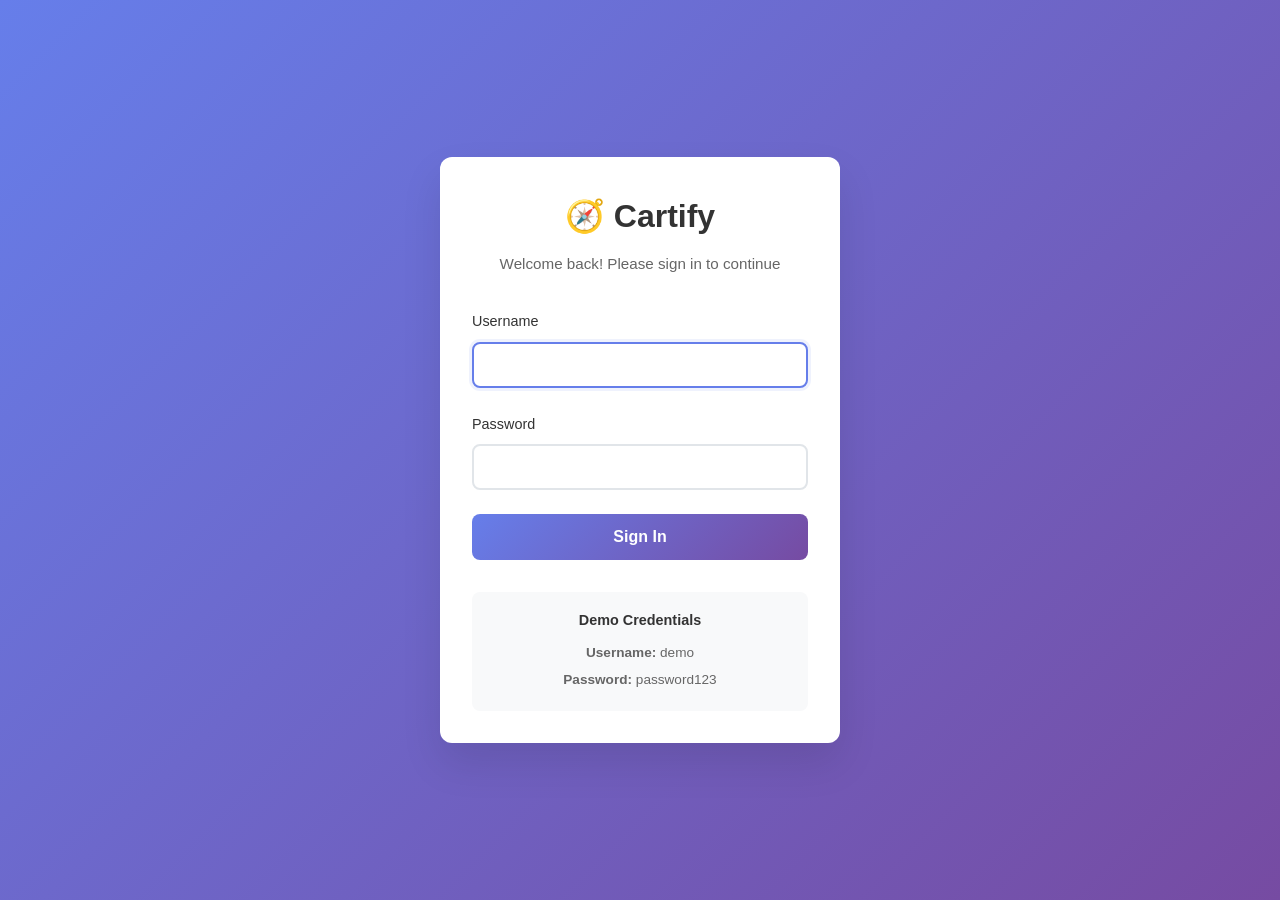
<file: static/index.html>
<!doctype html>
<html lang="en">
<head>
  <meta charset="utf-8"/>
  <title>Cartify</title>
  <meta name="viewport" content="width=device-width, initial-scale=1"/>
  <link rel="stylesheet" href="./style.css"/>
</head>
<body>
  <header class="navbar">
    <div class="brand">🧭 Cartify</div>
    <div class="search-container">
      <form id="searchForm" class="searchbar">
        <input id="q" type="text" placeholder="Search by title, brand, tag… (e.g., hiking, tent, titanium)" aria-label="Search products" />
        <button type="submit" aria-label="Search">Search</button>
      </form>
    </div>
    <div class="user-menu">
      <a href="./wishlist.html" class="wishlist-link" title="View Wishlist">💖 Wishlist <span id="wishlistCount" class="wishlist-count">0</span></a>
      <span id="userInfo" class="user-info"></span>
      <button id="logoutBtn" class="logout-btn" title="Logout">Logout</button>
    </div>
  </header>

  <main class="layout">
    <aside class="sidebar">
      <h3>Filters</h3>
      <div class="filter">
        <label for="categoryFilter">Category</label>
        <select id="categoryFilter" aria-label="Filter by category">
          <option value="">All</option>
          <option>Hiking</option>
          <option>Camping</option>
          <option>Electronics</option>
          <option>Lighting</option>
          <option>Power</option>
          <option>Apparel</option>
          <option>Climbing</option>
          <option>Navigation</option>
          <option>Hydration</option>
          <option>Cooking</option>
          <option>Footwear</option>
        </select>
      </div>

      <div class="filter">
        <label for="brandFilter">Brand</label>
        <select id="brandFilter" aria-label="Filter by brand">
          <option value="">All Brands</option>
          <!-- Brands will be populated dynamically -->
        </select>
      </div>

      <div class="filter">
        <label for="priceRange">Price Range</label>
        <div class="price-filter">
          <input type="range" id="priceMin" min="0" max="200" value="0" aria-label="Minimum price">
          <input type="range" id="priceMax" min="0" max="200" value="200" aria-label="Maximum price">
          <div class="price-display">
            $<span id="priceMinValue">0</span> - $<span id="priceMaxValue">200</span>
          </div>
        </div>
      </div>

      <div class="filter">
        <label for="ratingFilter">Minimum Rating</label>
        <select id="ratingFilter" aria-label="Filter by minimum rating">
          <option value="0">Any Rating</option>
          <option value="4.5">4.5+ Stars ⭐⭐⭐⭐⭐</option>
          <option value="4.0">4.0+ Stars ⭐⭐⭐⭐</option>
          <option value="3.5">3.5+ Stars ⭐⭐⭐</option>
          <option value="3.0">3.0+ Stars ⭐⭐</option>
        </select>
      </div>

      <div class="filter">
        <label for="sortBy">Sort by</label>
        <select id="sortBy" aria-label="Sort results">
          <option value="relevance">Relevance</option>
          <option value="price_asc">Price ↑</option>
          <option value="price_desc">Price ↓</option>
          <option value="rating_desc">Rating ↓</option>
          <option value="reviews_desc">Reviews ↓</option>
        </select>
      </div>

      <div class="hint">
        <p><strong>Tip:</strong> click <em>Similar</em> on a product to see graph-based neighbors (SIMILAR_TO + ALSO_BOUGHT).</p>
      </div>

      <h3 class="mt">Context (Candidates)</h3>
      <ul id="contextList" class="context-list"></ul>
    </aside>

    <section class="content">
      <!-- Search Results Section -->
      <div id="summary" class="summary" style="display: none;"></div>
      <div id="results" class="grid"></div>
    </section>
  </main>

  <template id="cardTpl">
    <div class="card">
      <div class="card-header">
        <div class="card-title"></div>
        <div class="card-actions-header">
          <button class="btn-wishlist" title="Add to wishlist">❤️</button>
          <div class="pill sku"></div>
        </div>
      </div>
      <div class="meta"></div>
      <p class="desc"></p>
      <div class="badges"></div>
      <div class="actions">
        <button class="btn-similar">Similar</button>
        <button class="btn-details">Details</button>
        <button class="btn-quick-view">Quick View</button>
      </div>
    </div>
  </template>

  <div id="modal" class="modal" style="display: none;">
    <div class="dialog">
      <button id="modalClose" class="close">✕</button>
      <div id="modalBody"></div>
    </div>
  </div>

  <script src="./app.js"></script>
</body>
</html>
</file>
<file: static/style.css>
/* Modern E-commerce UI Styles - Blue & White Theme */
:root {
  --primary-bg: #ffffff;
  --secondary-bg: linear-gradient(135deg, #3b82f6 0%, #1e40af 100%);
  --card-bg: rgba(255, 255, 255, 0.95);
  --glass-bg: rgba(255, 255, 255, 0.1);
  --glass-border: rgba(255, 255, 255, 0.2);
  --accent-bg: #3b82f6;
  --accent-secondary: #60a5fa;
  --accent-tertiary: #93c5fd;
  --accent-quaternary: #dbeafe;
  --text-primary: #0f172a;
  --text-secondary: #334155;
  --text-muted: #64748b;
  --text-light: #94a3b8;
  --border-color: rgba(59, 130, 246, 0.1);
  --border-light: rgba(59, 130, 246, 0.05);
  --success: #10b981;
  --warning: #f59e0b;
  --error: #ef4444;
  --shadow: 0 4px 6px -1px rgba(0, 0, 0, 0.1), 0 2px 4px -1px rgba(0, 0, 0, 0.06);
  --shadow-lg: 0 10px 15px -3px rgba(0, 0, 0, 0.1), 0 4px 6px -2px rgba(0, 0, 0, 0.05);
  --shadow-xl: 0 20px 25px -5px rgba(0, 0, 0, 0.1), 0 10px 10px -5px rgba(0, 0, 0, 0.04);
  --shadow-glass: 0 8px 32px 0 rgba(59, 130, 246, 0.15);
  --blur: blur(16px);
  --border-radius: 16px;
  --border-radius-lg: 24px;
}

* {
  box-sizing: border-box;
}

body {
  margin: 0;
  padding: 0;
  background: linear-gradient(135deg, #f1f5f9 0%, #e2e8f0 50%, #cbd5e1 100%);
  color: var(--text-primary);
  font-family: 'Inter', -apple-system, BlinkMacSystemFont, 'Segoe UI', Roboto, 'Helvetica Neue', Arial, sans-serif;
  font-size: 14px;
  line-height: 1.7;
  min-height: 100vh;
  font-weight: 400;
  -webkit-font-smoothing: antialiased;
  -moz-osx-font-smoothing: grayscale;
}

/* Header/Navigation */
.navbar {
  background: linear-gradient(135deg, rgba(59, 130, 246, 0.95) 0%, rgba(30, 64, 175, 0.95) 100%);
  backdrop-filter: var(--blur);
  border-bottom: 1px solid var(--glass-border);
  padding: 2.5rem 2rem 2rem 2rem;
  display: flex;
  flex-direction: column;
  align-items: center;
  gap: 2rem;
  box-shadow: var(--shadow-glass);
  position: relative;
  overflow: hidden;
}

.user-menu {
  display: flex;
  align-items: center;
  gap: 1rem;
  margin-top: 1rem;
}

.wishlist-link {
  background: rgba(255, 255, 255, 0.2);
  color: white;
  text-decoration: none;
  padding: 0.5rem 1rem;
  border-radius: 8px;
  font-size: 0.9rem;
  font-weight: 500;
  transition: all 0.3s ease;
  backdrop-filter: blur(10px);
  border: 1px solid rgba(255, 255, 255, 0.3);
}

.wishlist-link:hover {
  background: rgba(255, 255, 255, 0.3);
  border-color: rgba(255, 255, 255, 0.5);
  transform: translateY(-1px);
  text-decoration: none;
  color: white;
}

.wishlist-count {
  background: rgba(255, 255, 255, 0.3);
  color: white;
  border-radius: 50%;
  padding: 0.2rem 0.5rem;
  font-size: 0.8rem;
  font-weight: 600;
  margin-left: 0.5rem;
  min-width: 1.2rem;
  text-align: center;
  display: inline-block;
}

.user-info {
  color: white;
  font-size: 0.9rem;
  font-weight: 500;
  background: rgba(255, 255, 255, 0.1);
  padding: 0.5rem 1rem;
  border-radius: 20px;
  backdrop-filter: blur(10px);
}

.logout-btn {
  background: rgba(255, 255, 255, 0.2);
  color: white;
  border: 1px solid rgba(255, 255, 255, 0.3);
  padding: 0.5rem 1rem;
  border-radius: 8px;
  font-size: 0.9rem;
  font-weight: 500;
  cursor: pointer;
  transition: all 0.3s ease;
  backdrop-filter: blur(10px);
}

.logout-btn:hover {
  background: rgba(255, 255, 255, 0.3);
  border-color: rgba(255, 255, 255, 0.5);
  transform: translateY(-1px);
}

.navbar::before {
  content: '';
  position: absolute;
  top: -50%;
  left: -50%;
  width: 200%;
  height: 200%;
  background: radial-gradient(circle, rgba(255, 255, 255, 0.1) 0%, transparent 70%);
  animation: float 6s ease-in-out infinite;
}

@keyframes float {
  0%, 100% { transform: translateY(0px) rotate(0deg); }
  50% { transform: translateY(-20px) rotate(180deg); }
}

.brand {
  font-size: 2.75rem;
  font-weight: 800;
  color: #ffffff;
  display: flex;
  align-items: center;
  gap: 0.75rem;
  text-align: center;
  text-shadow: 0 4px 8px rgba(0, 0, 0, 0.3);
  position: relative;
  z-index: 1;
  animation: bounce 3s ease-in-out infinite;
  letter-spacing: -0.02em;
}

@keyframes bounce {
  0%, 20%, 50%, 80%, 100% { transform: translateY(0); }
  40% { transform: translateY(-10px); }
  60% { transform: translateY(-5px); }
}

.brand::before {
  content: "🛒";
  font-size: 2rem;
  animation: spin 3s linear infinite;
}

@keyframes spin {
  from { transform: rotate(0deg); }
  to { transform: rotate(360deg); }
}

.search-container {
  width: 100%;
  display: flex;
  justify-content: center;
  position: relative;
  z-index: 1;
}

.searchbar {
  display: flex;
  gap: 0.75rem;
  max-width: 600px;
  width: 100%;
  align-items: center;
}

.searchbar input {
  flex: 1;
  padding: 1.25rem 1.5rem;
  border: 1px solid var(--glass-border);
  border-radius: var(--border-radius-lg);
  background: rgba(255, 255, 255, 0.15);
  color: var(--text-primary);
  font-size: 1.125rem;
  font-weight: 500;
  transition: all 0.3s cubic-bezier(0.4, 0, 0.2, 1);
  backdrop-filter: var(--blur);
  box-shadow: var(--shadow-glass);
}

.searchbar input:focus {
  outline: none;
  border-color: rgba(255, 255, 255, 0.4);
  background: rgba(255, 255, 255, 0.25);
  box-shadow: 0 0 0 3px rgba(255, 255, 255, 0.3), var(--shadow-xl);
  transform: translateY(-2px);
}


.searchbar button {
  padding: 1.25rem 2.5rem;
  background: rgba(255, 255, 255, 0.2);
  color: white;
  border: 1px solid var(--glass-border);
  border-radius: var(--border-radius-lg);
  font-weight: 600;
  cursor: pointer;
  transition: all 0.3s cubic-bezier(0.4, 0, 0.2, 1);
  font-size: 1.125rem;
  box-shadow: var(--shadow-glass);
  position: relative;
  overflow: hidden;
  backdrop-filter: var(--blur);
}

.searchbar button::before {
  content: '';
  position: absolute;
  top: 0;
  left: -100%;
  width: 100%;
  height: 100%;
  background: linear-gradient(90deg, transparent, rgba(255, 255, 255, 0.3), transparent);
  transition: left 0.5s;
}

.searchbar button:hover {
  background: rgba(255, 255, 255, 0.3);
  border-color: rgba(255, 255, 255, 0.4);
  transform: translateY(-3px);
  box-shadow: var(--shadow-xl);
}

.searchbar button:hover::before {
  left: 100%;
}

/* Main Layout */
.layout {
  display: grid;
  grid-template-columns: 300px 1fr;
  gap: 2rem;
  padding: 2rem;
  max-width: 1400px;
  margin: 0 auto;
}

@media (max-width: 1024px) {
  .layout {
    grid-template-columns: 1fr;
    gap: 1.5rem;
    padding: 1.5rem;
  }
}

/* Sidebar */
.sidebar {
  background: rgba(255, 255, 255, 0.8);
  border: 1px solid var(--glass-border);
  border-radius: var(--border-radius-lg);
  padding: 2rem;
  position: sticky;
  top: 2rem;
  height: fit-content;
  box-shadow: var(--shadow-glass);
  backdrop-filter: var(--blur);
}

.sidebar h3 {
  margin: 0 0 2rem 0;
  font-size: 1.25rem;
  font-weight: 700;
  color: var(--text-primary);
  text-align: center;
  position: relative;
  letter-spacing: -0.01em;
}

.sidebar h3::after {
  content: '';
  position: absolute;
  bottom: -8px;
  left: 50%;
  transform: translateX(-50%);
  width: 60px;
  height: 2px;
  background: linear-gradient(90deg, #3b82f6, #60a5fa);
  border-radius: 1px;
}

.filter {
  margin-bottom: 1.5rem;
}

.filter label {
  display: block;
  margin-bottom: 0.5rem;
  font-weight: 500;
  color: var(--text-secondary);
  font-size: 0.9rem;
}

.filter select {
  width: 100%;
  padding: 1rem 1.25rem;
  border: 1px solid var(--border-color);
  border-radius: var(--border-radius);
  background: rgba(255, 255, 255, 0.9);
  color: var(--text-primary);
  font-size: 1rem;
  font-weight: 500;
  cursor: pointer;
  transition: all 0.3s cubic-bezier(0.4, 0, 0.2, 1);
  box-shadow: var(--shadow);
  backdrop-filter: var(--blur);
}

.filter select:focus {
  outline: none;
  border-color: #3b82f6;
  background: rgba(255, 255, 255, 1);
  box-shadow: 0 0 0 3px rgba(59, 130, 246, 0.1), var(--shadow-lg);
  transform: translateY(-1px);
}

.filter select:hover {
  border-color: #60a5fa;
  background: rgba(255, 255, 255, 1);
  transform: translateY(-1px);
  box-shadow: var(--shadow-lg);
}

.hint {
  background: rgba(59, 130, 246, 0.05);
  border: 1px solid rgba(59, 130, 246, 0.1);
  border-radius: var(--border-radius);
  padding: 1.25rem;
  font-size: 0.95rem;
  color: var(--text-secondary);
  line-height: 1.6;
  box-shadow: var(--shadow);
  position: relative;
  overflow: hidden;
  backdrop-filter: var(--blur);
}

.hint::before {
  content: '✨';
  position: absolute;
  top: 10px;
  right: 10px;
  font-size: 1.2rem;
  animation: sparkle 2s ease-in-out infinite;
}

@keyframes sparkle {
  0%, 100% { transform: scale(1) rotate(0deg); }
  50% { transform: scale(1.2) rotate(180deg); }
}

.hint strong {
  color: var(--accent-bg);
  font-weight: 600;
}

.mt {
  margin-top: 2rem;
}

/* Context List */
.context-list {
  list-style: none;
  margin: 0;
  padding: 0;
  display: flex;
  flex-direction: column;
  gap: 0.5rem;
}

.context-list li {
  background: #ffffff;
  border: 1px solid #e2e8f0;
  border-radius: 0.5rem;
  padding: 0.75rem;
  font-size: 0.85rem;
  color: #64748b;
  transition: all 0.2s ease;
}

.context-list li:hover {
  background: #f8fafc;
  border-color: #cbd5e1;
}

/* Main Content */
.content {
  min-height: 400px;
}

.summary {
  background: linear-gradient(135deg, rgba(59, 130, 246, 0.1), rgba(16, 185, 129, 0.1));
  border: 1px solid #3b82f6;
  border-radius: 0.75rem;
  padding: 1.5rem;
  margin-bottom: 2rem;
  color: #1e293b;
  font-size: 0.95rem;
  line-height: 1.6;
  box-shadow: var(--shadow);
}

/* Product Grid */
.grid {
  display: grid;
  grid-template-columns: repeat(auto-fill, minmax(320px, 1fr));
  gap: 1.5rem;
}


/* Price Filter */
.price-filter {
  display: flex;
  flex-direction: column;
  gap: 1rem;
}

.price-filter input[type="range"] {
  width: 100%;
  height: 6px;
  border-radius: 3px;
  background: linear-gradient(90deg, #3b82f6, #60a5fa);
  outline: none;
  -webkit-appearance: none;
  appearance: none;
}

.price-filter input[type="range"]::-webkit-slider-thumb {
  -webkit-appearance: none;
  appearance: none;
  width: 20px;
  height: 20px;
  border-radius: 50%;
  background: #3b82f6;
  cursor: pointer;
  box-shadow: 0 4px 15px rgba(59, 130, 246, 0.3);
  transition: all 0.3s ease;
}

.price-filter input[type="range"]::-webkit-slider-thumb:hover {
  transform: scale(1.2);
  box-shadow: 0 6px 20px rgba(59, 130, 246, 0.4);
}

.price-display {
  text-align: center;
  font-weight: 600;
  color: #3b82f6;
  background: rgba(59, 130, 246, 0.1);
  padding: 0.5rem;
  border-radius: 10px;
  border: 1px solid rgba(59, 130, 246, 0.2);
}

/* Product Cards */
.card {
  background: rgba(255, 255, 255, 0.9);
  border: 1px solid var(--glass-border);
  border-radius: var(--border-radius-lg);
  padding: 2.5rem;
  display: flex;
  flex-direction: column;
  gap: 1.5rem;
  transition: all 0.4s cubic-bezier(0.175, 0.885, 0.32, 1.275);
  box-shadow: var(--shadow);
  position: relative;
  overflow: hidden;
  backdrop-filter: var(--blur);
  min-height: 400px;
}

.card::before {
  content: '';
  position: absolute;
  top: 0;
  left: 0;
  right: 0;
  height: 4px;
  background: linear-gradient(90deg, #3b82f6, #60a5fa, #93c5fd, #dbeafe);
  transform: scaleX(0);
  transition: transform 0.3s ease;
}

.card:hover {
  transform: translateY(-8px) scale(1.02);
  box-shadow: var(--shadow-xl);
  background: rgba(255, 255, 255, 0.95);
  border-color: rgba(59, 130, 246, 0.2);
}

.card:hover::before {
  transform: scaleX(1);
}

.card-header {
  display: flex;
  align-items: flex-start;
  justify-content: space-between;
  gap: 1rem;
}

.card-actions-header {
  display: flex;
  align-items: center;
  gap: 0.5rem;
}

.btn-wishlist {
  background: none;
  border: 2px solid #3b82f6;
  border-radius: 50%;
  width: 32px;
  height: 32px;
  display: flex;
  align-items: center;
  justify-content: center;
  cursor: pointer;
  transition: all 0.3s ease;
  font-size: 1rem;
}

.btn-wishlist:hover {
  background: #3b82f6;
  transform: scale(1.1);
  box-shadow: 0 4px 15px rgba(59, 130, 246, 0.3);
}

.btn-wishlist.active {
  background: #3b82f6;
  animation: heartbeat 0.6s ease-in-out;
}

@keyframes heartbeat {
  0% { transform: scale(1); }
  25% { transform: scale(1.2); }
  50% { transform: scale(1); }
  75% { transform: scale(1.1); }
  100% { transform: scale(1); }
}

.card-title {
  font-size: 1.4rem;
  font-weight: 700;
  color: var(--text-primary);
  line-height: 1.4;
  margin: 0;
  flex: 1;
  letter-spacing: -0.01em;
}

.pill {
  background: #f1f5f9;
  color: #64748b;
  padding: 0.25rem 0.75rem;
  border-radius: 999px;
  font-size: 0.75rem;
  font-weight: 500;
  white-space: nowrap;
}

.meta {
  color: var(--text-muted);
  font-size: 0.95rem;
  line-height: 1.6;
  font-weight: 500;
}

.desc {
  color: var(--text-secondary);
  font-size: 0.95rem;
  line-height: 1.6;
  margin: 0.5rem 0;
  flex: 1;
  font-weight: 400;
}

/* Badges */
.badges {
  display: flex;
  flex-wrap: wrap;
  gap: 0.5rem;
}

.badge {
  background: rgba(59, 130, 246, 0.1);
  color: var(--accent-bg);
  border: 1px solid rgba(59, 130, 246, 0.2);
  padding: 0.375rem 0.875rem;
  border-radius: var(--border-radius);
  font-size: 0.8rem;
  font-weight: 600;
  transition: all 0.3s cubic-bezier(0.4, 0, 0.2, 1);
  box-shadow: var(--shadow);
  backdrop-filter: var(--blur);
}

.badge:hover {
  background: rgba(59, 130, 246, 0.2);
  color: var(--accent-bg);
  border-color: rgba(59, 130, 246, 0.3);
  transform: translateY(-2px);
  box-shadow: var(--shadow-lg);
}

/* Action Buttons */
.actions {
  display: flex;
  gap: 1rem;
  margin-top: auto;
}

.actions button {
  flex: 1;
  padding: 1rem 1.5rem;
  border: 1px solid var(--border-color);
  background: rgba(255, 255, 255, 0.9);
  color: var(--text-secondary);
  border-radius: var(--border-radius);
  font-weight: 600;
  cursor: pointer;
  transition: all 0.3s cubic-bezier(0.4, 0, 0.2, 1);
  font-size: 1rem;
  box-shadow: var(--shadow);
  backdrop-filter: var(--blur);
}

.actions button:hover {
  transform: translateY(-2px);
  box-shadow: var(--shadow-lg);
  background: rgba(255, 255, 255, 1);
}

.btn-similar {
  border-color: #60a5fa;
  color: #60a5fa;
}

.btn-similar:hover {
  background: rgba(96, 165, 250, 0.1);
  border-color: #60a5fa;
  color: #60a5fa;
}

.btn-details {
  border-color: #3b82f6;
  color: #3b82f6;
}

.btn-details:hover {
  background: rgba(59, 130, 246, 0.1);
  border-color: #3b82f6;
  color: #3b82f6;
}

.btn-quick-view {
  border-color: #93c5fd;
  color: #93c5fd;
}

.btn-quick-view:hover {
  background: rgba(147, 197, 253, 0.1);
  border-color: #93c5fd;
  color: #93c5fd;
}

/* Modal */
.modal {
  position: fixed;
  top: 0;
  left: 0;
  right: 0;
  bottom: 0;
  background: rgba(0, 0, 0, 0.6);
  backdrop-filter: var(--blur);
  display: grid;
  place-items: center;
  padding: 2rem;
  z-index: 1000;
}

.dialog {
  background: rgba(255, 255, 255, 0.95);
  border: 1px solid var(--glass-border);
  border-radius: var(--border-radius-lg);
  max-width: 600px;
  width: 100%;
  max-height: 80vh;
  overflow-y: auto;
  padding: 2.5rem;
  position: relative;
  box-shadow: var(--shadow-xl);
  backdrop-filter: var(--blur);
}

.close {
  position: absolute;
  top: 1rem;
  right: 1rem;
  background: #ffffff;
  border: 1px solid #e2e8f0;
  color: #1e293b;
  padding: 0.5rem;
  border-radius: 0.5rem;
  cursor: pointer;
  font-size: 1.2rem;
  line-height: 1;
  transition: all 0.2s ease;
}

.close:hover {
  background: #ef4444;
  border-color: #ef4444;
  color: white;
}

.hline {
  height: 1px;
  background: #e2e8f0;
  margin: 1rem 0;
}

/* Responsive Design */
@media (max-width: 768px) {
  .navbar {
    padding: 1.5rem 1rem 1rem 1rem;
    flex-direction: column;
    gap: 1rem;
  }
  
  .brand {
    font-size: 2rem;
  }
  
  .brand::before {
    font-size: 1.5rem;
  }
  
  .searchbar input {
    font-size: 1rem;
    padding: 0.875rem 1rem;
  }
  
  .searchbar button {
    font-size: 1rem;
    padding: 0.875rem 1.5rem;
  }
  
  .layout {
    padding: 1rem;
  }
  
  .grid {
    grid-template-columns: 1fr;
    gap: 1rem;
  }
  
  .card {
    padding: 1.5rem;
    min-height: 350px;
  }
  
  .card-title {
    font-size: 1.2rem;
  }
  
  .actions button {
    padding: 0.875rem 1.25rem;
    font-size: 0.9rem;
  }
}

/* Loading and Empty States */
.loading {
  display: flex;
  align-items: center;
  justify-content: center;
  padding: 3rem;
  color: #64748b;
}

.empty-state {
  text-align: center;
  padding: 3rem;
  color: #64748b;
}

.empty-state h3 {
  margin: 0 0 1rem 0;
  color: #475569;
}

/* Smooth scrolling */
html {
  scroll-behavior: smooth;
}

/* Focus styles for accessibility */
button:focus,
input:focus,
select:focus {
  outline: 2px solid #3b82f6;
  outline-offset: 2px;
}

/* Ensure inputs are always interactive */
input, select, button {
  pointer-events: auto !important;
  user-select: auto !important;
}

/* Make sure no element is blocking interaction */
* {
  pointer-events: auto;
}

/* Ensure form elements are properly styled */
input[type="text"], input[type="search"], select {
  -webkit-appearance: none;
  -moz-appearance: none;
  appearance: none;
}

/* Fix for select dropdown arrow */
.filter select {
  background-image: url("data:image/svg+xml;charset=UTF-8,%3csvg xmlns='http://www.w3.org/2000/svg' viewBox='0 0 24 24' fill='none' stroke='currentColor' stroke-width='2' stroke-linecap='round' stroke-linejoin='round'%3e%3cpolyline points='6,9 12,15 18,9'%3e%3c/polyline%3e%3c/svg%3e");
  background-repeat: no-repeat;
  background-position: right 0.75rem center;
  background-size: 1rem;
  padding-right: 2.5rem;
}
</file>
